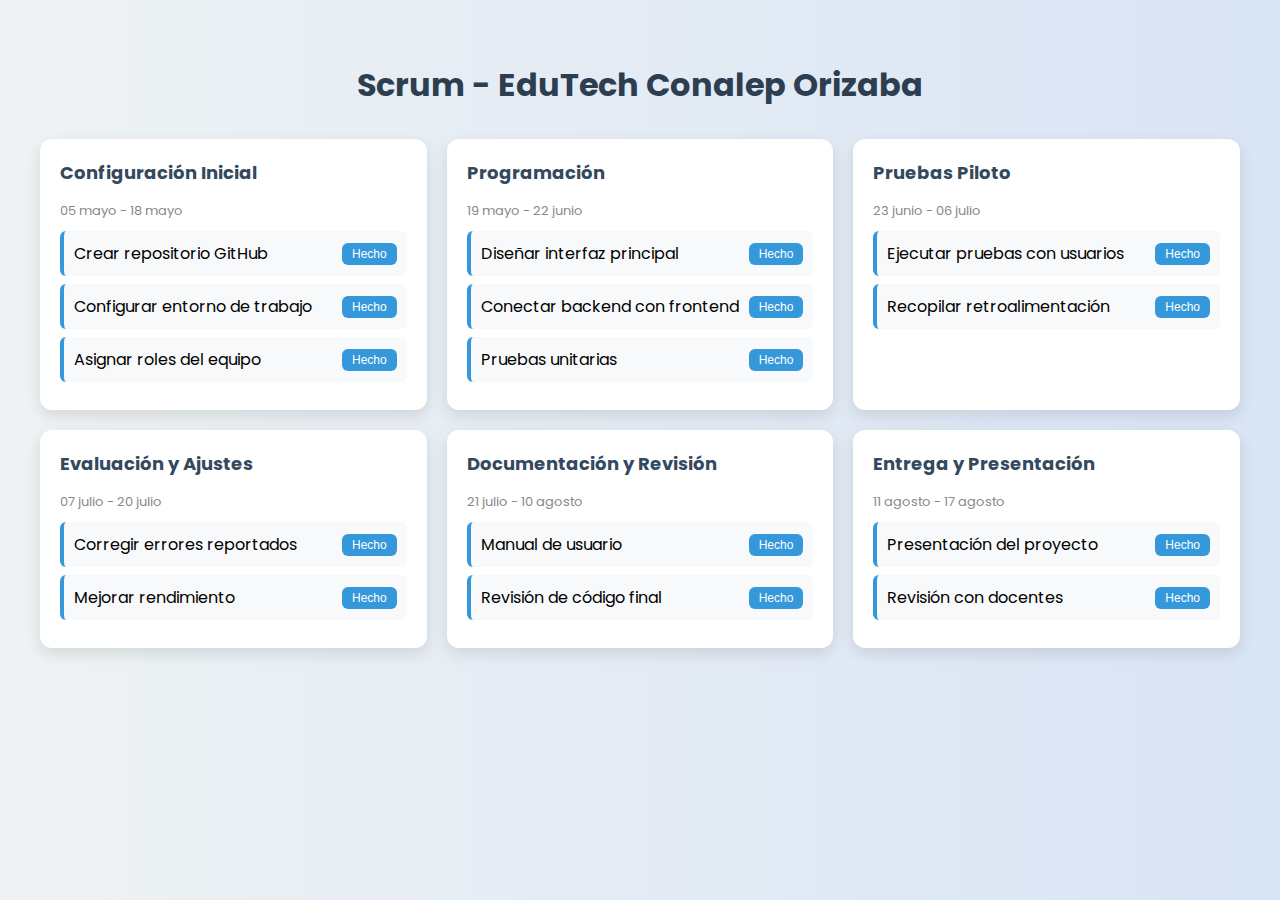
<file: scrum.html>
<!DOCTYPE html>
<html lang="es">
<head>
  <meta charset="UTF-8" />
  <title>EduTech Conalep Orizaba</title>
  <link href="https://fonts.googleapis.com/css2?family=Poppins:wght@400;600&display=swap" rel="stylesheet">
  <style>
    body {
      margin: 0;
      padding: 40px;
      background: linear-gradient(to right, #eef2f3, #d9e4f5);
      font-family: 'Poppins', sans-serif;
    }

    h1 {
      text-align: center;
      color: #2c3e50;
      margin-bottom: 30px;
    }

    .board {
      display: grid;
      grid-template-columns: repeat(auto-fill, minmax(300px, 1fr));
      gap: 20px;
    }

    .phase {
      background-color: #fff;
      border-radius: 12px;
      padding: 20px;
      box-shadow: 0 6px 15px rgba(0,0,0,0.1);
      transition: transform 0.2s;
    }

    .phase:hover {
      transform: translateY(-5px);
    }

    .phase h2 {
      margin-top: 0;
      font-size: 18px;
      color: #34495e;
    }

    .phase .dates {
      font-size: 13px;
      color: #888;
      margin-bottom: 10px;
    }

    .task {
      background: #f8f9fa;
      padding: 10px;
      margin: 8px 0;
      border-left: 4px solid #3498db;
      border-radius: 6px;
      display: flex;
      justify-content: space-between;
      align-items: center;
      transition: background 0.3s;
    }

    .task.completed {
      background: #d4edda;
      border-color: #28a745;
      text-decoration: line-through;
    }

    .task span {
      flex-grow: 1;
      margin-right: 10px;
    }

    .task button {
      background: #3498db;
      border: none;
      color: white;
      border-radius: 6px;
      padding: 4px 10px;
      cursor: pointer;
      font-size: 12px;
    }

    .task.completed button {
      background: #6c757d;
    }
  </style>
</head>
<body>
  <h1>Scrum - EduTech Conalep Orizaba</h1>
  <div class="board">
    <div class="phase">
      <h2>Configuración Inicial</h2>
      <div class="dates">05 mayo - 18 mayo</div>
      <div class="task"><span>Crear repositorio GitHub</span><button onclick="toggleComplete(this)">Hecho</button></div>
      <div class="task"><span>Configurar entorno de trabajo</span><button onclick="toggleComplete(this)">Hecho</button></div>
      <div class="task"><span>Asignar roles del equipo</span><button onclick="toggleComplete(this)">Hecho</button></div>
    </div>

    <div class="phase">
      <h2>Programación</h2>
      <div class="dates">19 mayo - 22 junio</div>
      <div class="task"><span>Diseñar interfaz principal</span><button onclick="toggleComplete(this)">Hecho</button></div>
      <div class="task"><span>Conectar backend con frontend</span><button onclick="toggleComplete(this)">Hecho</button></div>
      <div class="task"><span>Pruebas unitarias</span><button onclick="toggleComplete(this)">Hecho</button></div>
    </div>

    <div class="phase">
      <h2>Pruebas Piloto</h2>
      <div class="dates">23 junio - 06 julio</div>
      <div class="task"><span>Ejecutar pruebas con usuarios</span><button onclick="toggleComplete(this)">Hecho</button></div>
      <div class="task"><span>Recopilar retroalimentación</span><button onclick="toggleComplete(this)">Hecho</button></div>
    </div>

    <div class="phase">
      <h2>Evaluación y Ajustes</h2>
      <div class="dates">07 julio - 20 julio</div>
      <div class="task"><span>Corregir errores reportados</span><button onclick="toggleComplete(this)">Hecho</button></div>
      <div class="task"><span>Mejorar rendimiento</span><button onclick="toggleComplete(this)">Hecho</button></div>
    </div>

    <div class="phase">
      <h2>Documentación y Revisión</h2>
      <div class="dates">21 julio - 10 agosto</div>
      <div class="task"><span>Manual de usuario</span><button onclick="toggleComplete(this)">Hecho</button></div>
      <div class="task"><span>Revisión de código final</span><button onclick="toggleComplete(this)">Hecho</button></div>
    </div>

    <div class="phase">
      <h2>Entrega y Presentación</h2>
      <div class="dates">11 agosto - 17 agosto</div>
      <div class="task"><span>Presentación del proyecto</span><button onclick="toggleComplete(this)">Hecho</button></div>
      <div class="task"><span>Revisión con docentes</span><button onclick="toggleComplete(this)">Hecho</button></div>
    </div>
  </div>

  <script>
    function toggleComplete(button) {
      const task = button.parentElement;
      task.classList.toggle('completed');
    }
  </script>
</body>
</html>
</file>
